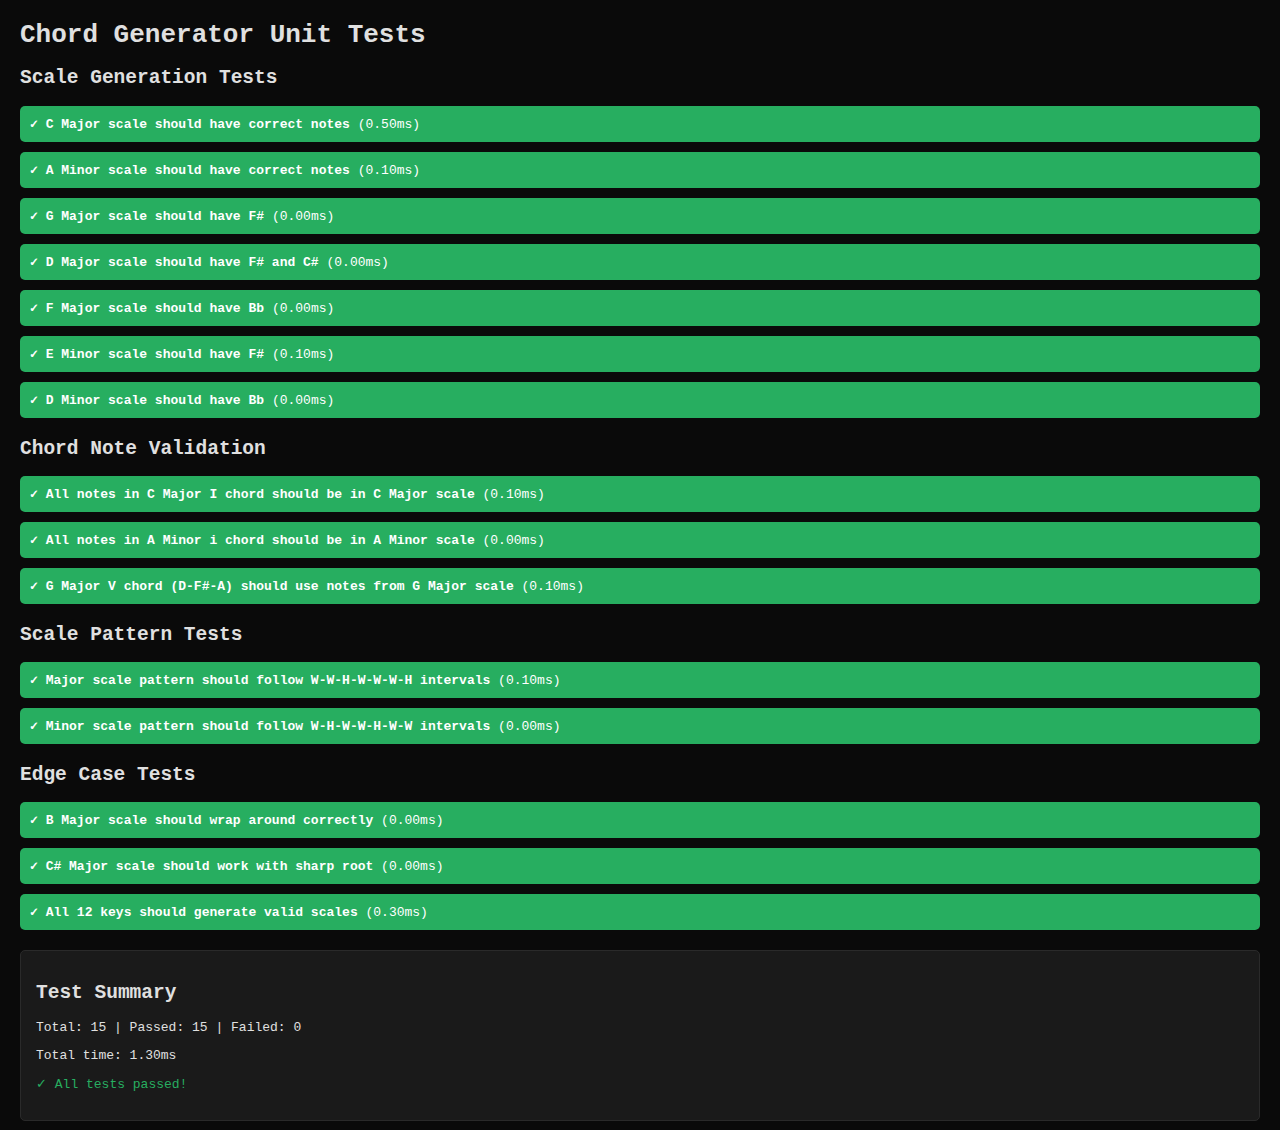
<file: test.html>
<!DOCTYPE html>
<html lang="en">
<head>
    <meta charset="UTF-8">
    <meta name="viewport" content="width=device-width, initial-scale=1.0">
    <title>Chord Generator Tests</title>
    <style>
        body {
            font-family: monospace;
            margin: 20px;
            background-color: #0a0a0a;
            color: #e0e0e0;
        }
        .test-suite {
            margin-bottom: 20px;
        }
        .test-case {
            margin: 10px 0;
            padding: 10px;
            border-radius: 5px;
        }
        .pass {
            background-color: #27ae60;
            color: white;
        }
        .fail {
            background-color: #e74c3c;
            color: white;
        }
        .test-summary {
            margin-top: 20px;
            padding: 15px;
            background-color: #1a1a1a;
            border-radius: 5px;
            border: 1px solid #2a2a2a;
        }
        pre {
            background-color: #2a2a2a;
            padding: 10px;
            border-radius: 3px;
            overflow-x: auto;
        }
    </style>
</head>
<body>
    <h1>Chord Generator Unit Tests</h1>
    <div id="test-results"></div>
    <div id="test-summary" class="test-summary"></div>

    <script>
        // Import the music theory constants and functions from app.js
        const NOTES = ['C', 'C#', 'D', 'D#', 'E', 'F', 'F#', 'G', 'G#', 'A', 'A#', 'B'];
        const MAJOR_SCALE_PATTERN = [0, 2, 4, 5, 7, 9, 11];
        const MINOR_SCALE_PATTERN = [0, 2, 3, 5, 7, 8, 10];

        // Copy the getScale function
        function getScale(key, mode) {
            const rootIndex = NOTES.indexOf(key);
            const pattern = mode === 'major' ? MAJOR_SCALE_PATTERN : MINOR_SCALE_PATTERN;
            
            return pattern.map(interval => {
                const noteIndex = (rootIndex + interval) % 12;
                return NOTES[noteIndex];
            });
        }

        // Test framework
        let testResults = [];
        let currentSuite = '';

        function describe(suiteName, fn) {
            currentSuite = suiteName;
            const suiteDiv = document.createElement('div');
            suiteDiv.className = 'test-suite';
            suiteDiv.innerHTML = `<h2>${suiteName}</h2>`;
            document.getElementById('test-results').appendChild(suiteDiv);
            fn();
        }

        function test(testName, fn) {
            const startTime = performance.now();
            let passed = false;
            let error = null;
            
            try {
                fn();
                passed = true;
            } catch (e) {
                error = e;
            }
            
            const duration = performance.now() - startTime;
            
            testResults.push({
                suite: currentSuite,
                name: testName,
                passed,
                error,
                duration
            });
            
            const testDiv = document.createElement('div');
            testDiv.className = `test-case ${passed ? 'pass' : 'fail'}`;
            testDiv.innerHTML = `
                <strong>${passed ? '✓' : '✗'} ${testName}</strong> (${duration.toFixed(2)}ms)
                ${error ? `<pre>${error.message}</pre>` : ''}
            `;
            
            const suites = document.querySelectorAll('.test-suite');
            suites[suites.length - 1].appendChild(testDiv);
        }

        function assert(condition, message) {
            if (!condition) {
                throw new Error(message || 'Assertion failed');
            }
        }

        function assertEqual(actual, expected, message) {
            if (actual !== expected) {
                throw new Error(message || `Expected ${expected}, but got ${actual}`);
            }
        }

        function assertArrayEqual(actual, expected, message) {
            if (JSON.stringify(actual) !== JSON.stringify(expected)) {
                throw new Error(message || `Expected [${expected.join(', ')}], but got [${actual.join(', ')}]`);
            }
        }

        // Run tests
        describe('Scale Generation Tests', () => {
            test('C Major scale should have correct notes', () => {
                const scale = getScale('C', 'major');
                assertArrayEqual(scale, ['C', 'D', 'E', 'F', 'G', 'A', 'B']);
            });

            test('A Minor scale should have correct notes', () => {
                const scale = getScale('A', 'minor');
                assertArrayEqual(scale, ['A', 'B', 'C', 'D', 'E', 'F', 'G']);
            });

            test('G Major scale should have F#', () => {
                const scale = getScale('G', 'major');
                assertArrayEqual(scale, ['G', 'A', 'B', 'C', 'D', 'E', 'F#']);
            });

            test('D Major scale should have F# and C#', () => {
                const scale = getScale('D', 'major');
                assertArrayEqual(scale, ['D', 'E', 'F#', 'G', 'A', 'B', 'C#']);
            });

            test('F Major scale should have Bb', () => {
                const scale = getScale('F', 'major');
                assertArrayEqual(scale, ['F', 'G', 'A', 'A#', 'C', 'D', 'E']);
            });

            test('E Minor scale should have F#', () => {
                const scale = getScale('E', 'minor');
                assertArrayEqual(scale, ['E', 'F#', 'G', 'A', 'B', 'C', 'D']);
            });

            test('D Minor scale should have Bb', () => {
                const scale = getScale('D', 'minor');
                assertArrayEqual(scale, ['D', 'E', 'F', 'G', 'A', 'A#', 'C']);
            });
        });

        describe('Chord Note Validation', () => {
            test('All notes in C Major I chord should be in C Major scale', () => {
                const scale = getScale('C', 'major');
                const chordNotes = ['C', 'E', 'G']; // I chord
                chordNotes.forEach(note => {
                    assert(scale.includes(note), `${note} should be in C Major scale`);
                });
            });

            test('All notes in A Minor i chord should be in A Minor scale', () => {
                const scale = getScale('A', 'minor');
                const chordNotes = ['A', 'C', 'E']; // i chord
                chordNotes.forEach(note => {
                    assert(scale.includes(note), `${note} should be in A Minor scale`);
                });
            });

            test('G Major V chord (D-F#-A) should use notes from G Major scale', () => {
                const scale = getScale('G', 'major');
                const chordNotes = ['D', 'F#', 'A']; // V chord in G Major
                chordNotes.forEach(note => {
                    assert(scale.includes(note), `${note} should be in G Major scale`);
                });
            });
        });

        describe('Scale Pattern Tests', () => {
            test('Major scale pattern should follow W-W-H-W-W-W-H intervals', () => {
                // W = 2 semitones, H = 1 semitone
                const expectedIntervals = [2, 2, 1, 2, 2, 2, 1];
                const actualIntervals = [];
                
                for (let i = 0; i < MAJOR_SCALE_PATTERN.length - 1; i++) {
                    actualIntervals.push(MAJOR_SCALE_PATTERN[i + 1] - MAJOR_SCALE_PATTERN[i]);
                }
                // Last interval wraps around
                actualIntervals.push(12 - MAJOR_SCALE_PATTERN[6] + MAJOR_SCALE_PATTERN[0]);
                
                assertArrayEqual(actualIntervals, expectedIntervals);
            });

            test('Minor scale pattern should follow W-H-W-W-H-W-W intervals', () => {
                // W = 2 semitones, H = 1 semitone
                const expectedIntervals = [2, 1, 2, 2, 1, 2, 2];
                const actualIntervals = [];
                
                for (let i = 0; i < MINOR_SCALE_PATTERN.length - 1; i++) {
                    actualIntervals.push(MINOR_SCALE_PATTERN[i + 1] - MINOR_SCALE_PATTERN[i]);
                }
                // Last interval wraps around
                actualIntervals.push(12 - MINOR_SCALE_PATTERN[6] + MINOR_SCALE_PATTERN[0]);
                
                assertArrayEqual(actualIntervals, expectedIntervals);
            });
        });

        describe('Edge Case Tests', () => {
            test('B Major scale should wrap around correctly', () => {
                const scale = getScale('B', 'major');
                assertArrayEqual(scale, ['B', 'C#', 'D#', 'E', 'F#', 'G#', 'A#']);
            });

            test('C# Major scale should work with sharp root', () => {
                const scale = getScale('C#', 'major');
                assertArrayEqual(scale, ['C#', 'D#', 'F', 'F#', 'G#', 'A#', 'C']);
            });

            test('All 12 keys should generate valid scales', () => {
                NOTES.forEach(key => {
                    const majorScale = getScale(key, 'major');
                    const minorScale = getScale(key, 'minor');
                    
                    assertEqual(majorScale.length, 7, `${key} Major scale should have 7 notes`);
                    assertEqual(minorScale.length, 7, `${key} Minor scale should have 7 notes`);
                    
                    // Check no duplicates
                    const uniqueMajor = [...new Set(majorScale)];
                    const uniqueMinor = [...new Set(minorScale)];
                    
                    assertEqual(uniqueMajor.length, 7, `${key} Major scale should have 7 unique notes`);
                    assertEqual(uniqueMinor.length, 7, `${key} Minor scale should have 7 unique notes`);
                });
            });
        });

        // Display summary
        window.addEventListener('load', () => {
            const passed = testResults.filter(r => r.passed).length;
            const failed = testResults.filter(r => !r.passed).length;
            const total = testResults.length;
            const totalTime = testResults.reduce((sum, r) => sum + r.duration, 0);
            
            document.getElementById('test-summary').innerHTML = `
                <h2>Test Summary</h2>
                <p>Total: ${total} | Passed: ${passed} | Failed: ${failed}</p>
                <p>Total time: ${totalTime.toFixed(2)}ms</p>
                ${failed === 0 ? '<p style="color: #27ae60;">✓ All tests passed!</p>' : '<p style="color: #e74c3c;">✗ Some tests failed</p>'}
            `;
        });
    </script>
</body>
</html>
</file>
